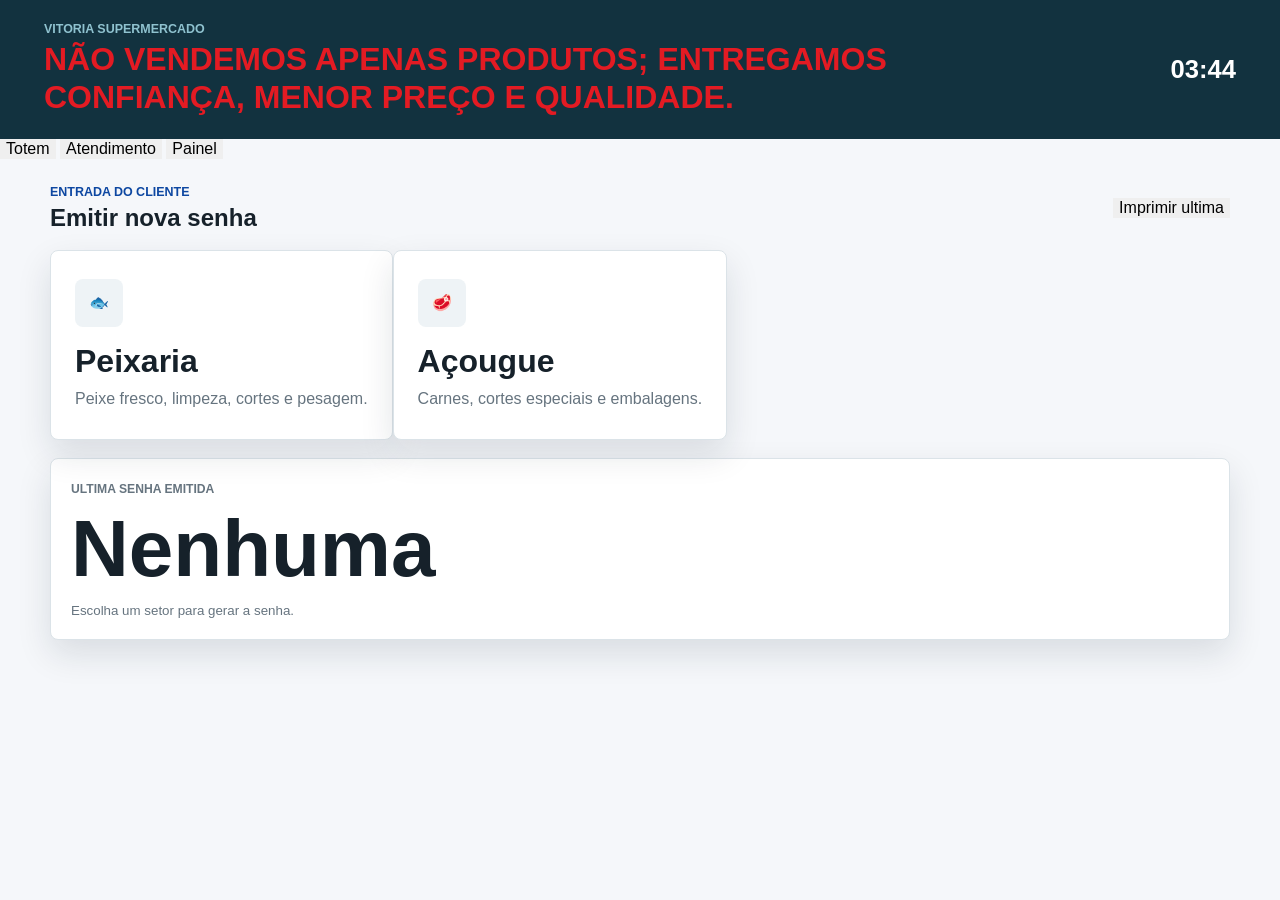
<file: index.html>
﻿<!doctype html>
<html lang="pt-BR">
  <head>
    <meta charset="utf-8">
    <meta http-equiv="refresh" content="0; url=pages/index.html">
    <title>Redirecionando...</title>
  </head>
  <body>Redirecionando...</body>
</html>
</file>
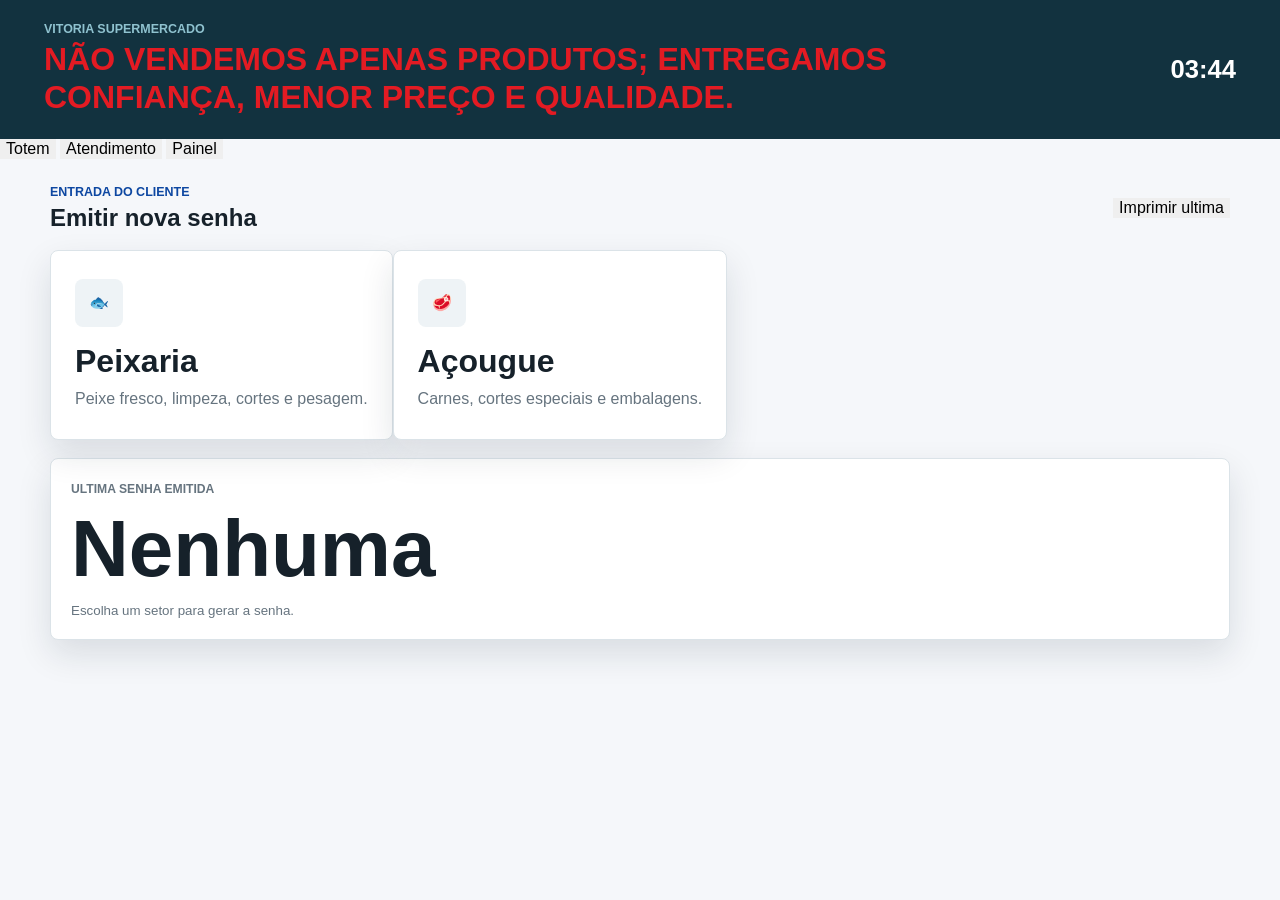
<file: pages/index.html>
﻿<!doctype html>
<html lang="pt-BR">
  <head>
    <meta charset="utf-8">
    <meta name="viewport" content="width=device-width, initial-scale=1">
    <title>NÃO VENDEMOS APENAS PRODUTOS; ENTREGAMOS CONFIANÇA, MENOR PREÇO E QUALIDADE.</title>
    <link rel="stylesheet" href="../css/style.css">
  </head>
  <body>
    <header class="topbar">
      <div>
        <p class="eyebrow">VITORIA SUPERMERCADO</p>
        <h1 class="brand-message">NÃO VENDEMOS APENAS PRODUTOS; ENTREGAMOS CONFIANÇA, MENOR PREÇO E QUALIDADE.</h1>
      </div>
      <div class="clock" id="clock">--:--</div>
    </header>
    <nav class="tabs" aria-label="Areas do sistema">
      <button class="tab active" data-view="totem">Totem</button>
      <button class="tab" data-view="atendimento">Atendimento</button>
      <button class="tab" data-view="painel">Painel</button>
    </nav>
    <main>
      <section class="view active" id="view-totem">
        <div class="section-heading">
          <div>
            <p class="eyebrow">Entrada do cliente</p>
            <h2>Emitir nova senha</h2>
          </div>
          <button class="ghost" id="print-last">Imprimir ultima</button>
        </div>
        <div class="service-grid" id="service-grid"></div>
        <article class="ticket-preview" aria-live="polite">
          <span>Ultima senha emitida</span>
          <strong id="last-ticket">Nenhuma</strong>
          <small id="last-ticket-detail">Escolha um setor para gerar a senha.</small>
        </article>
      </section>
      <section class="view" id="view-atendimento">
        <nav class="subtabs" aria-label="Subareas de atendimento">
          <button class="subtab active" data-subview="operacao">Operação</button>
          <button class="subtab" data-subview="relatorio">Relatório</button>
          <button class="subtab" data-subview="config">Config</button>
        </nav>
        <section class="subview active" id="subview-operacao">
          <div class="section-heading">
            <div>
              <p class="eyebrow">Operacao</p>
              <h2>Chamar e concluir atendimento</h2>
            </div>
            <button class="danger" id="reset-day">Zerar dia</button>
          </div>
          <div class="queue-layout">
            <aside class="counter-panel">
              <label for="counter-name">Guiche ou atendente</label>
              <input id="counter-name" type="text" value="Balcão do açougue" maxlength="28">
              <label for="sector-filter">Setor</label>
              <select id="sector-filter"></select>
              <button class="primary full" id="call-next">Chamar proxima senha</button>
              <button class="secondary full" id="recall-current">Chamar novamente</button>
              <button class="success full" id="finish-current">Finalizar atendimento</button>
              <button class="ghost full" id="skip-current">Pular senha</button>
            </aside>
            <div class="current-card">
              <span>Senha em atendimento</span>
              <strong id="current-ticket">--</strong>
              <p id="current-detail">Nenhuma senha chamada.</p>
            </div>
            <div class="queue-card">
              <div class="card-title">
                <h3>Aguardando</h3>
                <span id="waiting-count">0</span>
              </div>
              <div class="ticket-list" id="waiting-list"></div>
            </div>
          </div>
        </section>
        <section class="subview" id="subview-relatorio">
          <div class="section-heading">
            <div>
              <p class="eyebrow">Resumo do dia</p>
              <h2>Indicadores</h2>
            </div>
            <button class="ghost" id="export-json">Exportar JSON</button>
          </div>
          <div class="metrics" id="metrics"></div>
        </section>
        <section class="subview" id="subview-config">
          <div class="section-heading">
            <div>
              <p class="eyebrow">Preferencias</p>
              <h2>Setores e prioridades</h2>
            </div>
            <button class="primary" id="save-config">Salvar</button>
          </div>
          <div class="config-list" id="config-list"></div>
        </section>
      </section>
      <section class="view" id="view-painel">
        <div class="panel-screen">
          <div class="panel-main">
            <img class="panel-logo" src="../assets/logo-vitoria-super.png" alt="Vitoria Supermercados">
            <span>Senha chamada</span>
            <strong id="panel-ticket">--</strong>
            <p id="panel-sector">Aguardando chamada</p>
            <b id="panel-counter">--</b>
          </div>
          <div class="panel-history">
            <h3>Ultimas chamadas</h3>
            <div id="history-list"></div>
          </div>
        </div>
      </section>
    </main>
    <template id="service-template">
      <button class="service-card">
        <span class="service-prefix"></span>
        <strong class="service-name"></strong>
        <small class="service-description"></small>
      </button>
    </template>
    <script src="../js/app.js"></script>
    <script src="../js/index.js"></script>
  </body>
</html>
</file>
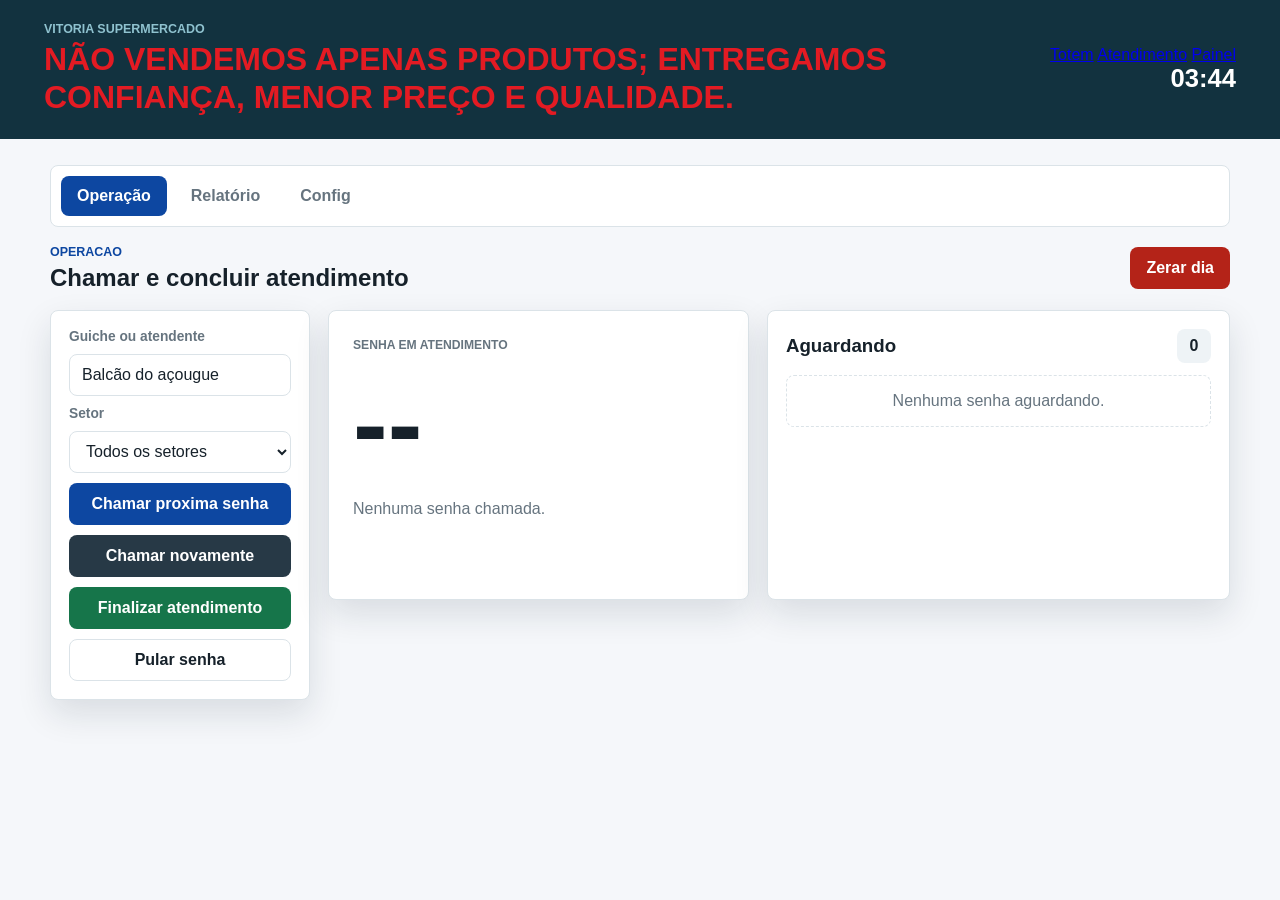
<file: pages/atendimento.html>
﻿<!doctype html>
<html lang="pt-BR">
  <head>
    <meta charset="utf-8">
    <meta name="viewport" content="width=device-width, initial-scale=1">
    <title>Atendimento - Vitoria Supermercado</title>
    <link rel="stylesheet" href="../css/style.css">
    <link rel="stylesheet" href="../css/atendimento.css">
  </head>
  <body data-page="atendimento">
    <header class="topbar">
      <div>
        <p class="eyebrow">VITORIA SUPERMERCADO</p>
        <h1 class="brand-message">NÃO VENDEMOS APENAS PRODUTOS; ENTREGAMOS CONFIANÇA, MENOR PREÇO E QUALIDADE.</h1>
      </div>
      <div class="topbar-actions">
        <nav class="page-nav" aria-label="Páginas do sistema">
          <a class="nav-link" href="totem.html">Totem</a>
          <a class="nav-link active" href="atendimento.html">Atendimento</a>
          <a class="nav-link" href="painel-tv.html">Painel</a>
        </nav>
        <div class="clock" id="clock">--:--</div>
      </div>
    </header>
    <main>
      <section class="view active" id="view-atendimento">
        <nav class="subtabs" aria-label="Subareas de atendimento">
          <button class="subtab active" data-subview="operacao">Operação</button>
          <button class="subtab" data-subview="relatorio">Relatório</button>
          <button class="subtab" data-subview="config">Config</button>
        </nav>
        <section class="subview active" id="subview-operacao">
          <div class="section-heading">
            <div>
              <p class="eyebrow">Operacao</p>
              <h2>Chamar e concluir atendimento</h2>
            </div>
            <button class="danger" id="reset-day">Zerar dia</button>
          </div>
          <div class="queue-layout">
            <aside class="counter-panel">
              <label for="counter-name">Guiche ou atendente</label>
              <input id="counter-name" type="text" value="Balcão do açougue" maxlength="28">
              <label for="sector-filter">Setor</label>
              <select id="sector-filter"></select>
              <button class="primary full" id="call-next">Chamar proxima senha</button>
              <button class="secondary full" id="recall-current">Chamar novamente</button>
              <button class="success full" id="finish-current">Finalizar atendimento</button>
              <button class="ghost full" id="skip-current">Pular senha</button>
            </aside>
            <div class="current-card">
              <span>Senha em atendimento</span>
              <strong id="current-ticket">--</strong>
              <p id="current-detail">Nenhuma senha chamada.</p>
            </div>
            <div class="queue-card">
              <div class="card-title">
                <h3>Aguardando</h3>
                <span id="waiting-count">0</span>
              </div>
              <div class="ticket-list" id="waiting-list"></div>
            </div>
          </div>
        </section>
        <section class="subview" id="subview-relatorio">
          <div class="section-heading">
            <div>
              <p class="eyebrow">Resumo do dia</p>
              <h2>Indicadores</h2>
            </div>
            <button class="ghost" id="export-json">Exportar JSON</button>
          </div>
          <div class="metrics" id="metrics"></div>
        </section>
        <section class="subview" id="subview-config">
          <div class="section-heading">
            <div>
              <p class="eyebrow">Preferencias</p>
              <h2>Setores e prioridades</h2>
            </div>
            <button class="primary" id="save-config">Salvar</button>
          </div>
          <div class="config-list" id="config-list"></div>
        </section>
      </section>
    </main>
    <script src="../js/app.js"></script>
    <script src="../js/atendimento.js"></script>
  </body>
</html>
</file>
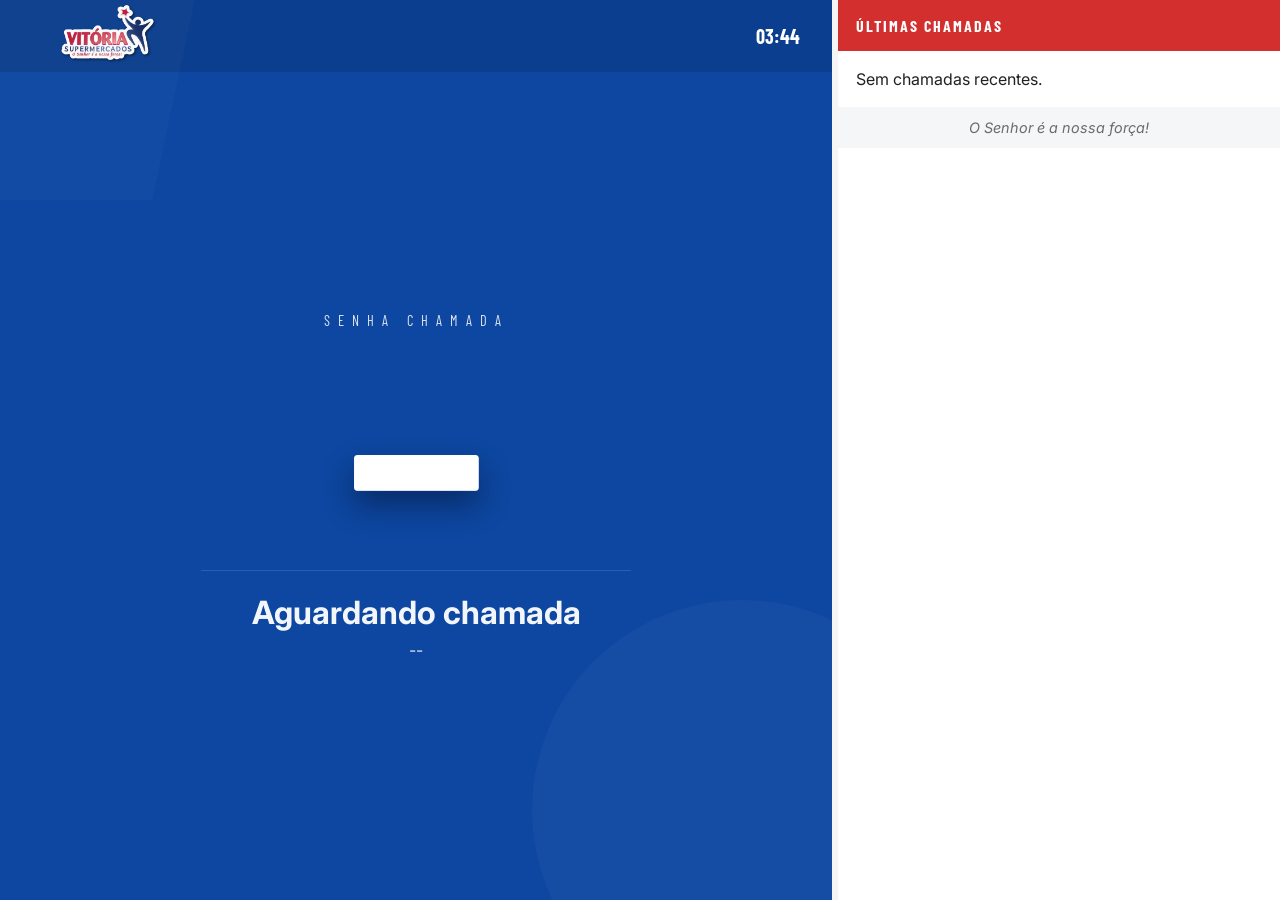
<file: pages/painel-tv.html>
<!doctype html>
<html lang="pt-BR">
  <head>
    <meta charset="utf-8">
    <meta name="viewport" content="width=device-width, initial-scale=1">
    <title>Painel de TV - VITÓRIA SUPERMERCADOS</title>
    <link rel="preconnect" href="https://fonts.gstatic.com" crossorigin>
    <link href="https://fonts.googleapis.com/css2?family=Barlow+Condensed:wght@400;700;900&family=Inter:wght@300;400;600;700&display=swap" rel="stylesheet">
    <link rel="stylesheet" href="../css/painel-tv.css">
  </head>
  <body data-page="painel-tv">
    <main class="tv-panel">
      <section class="tv-left">
        <div class="tv-left-top">
          <div class="brand logo-brand" aria-label="VITÓRIA SUPERMERCADOS"></div>
          <div id="clock" class="clock">--:--</div>
        </div>

        <div class="tv-left-center">
          <div class="label">SENHA CHAMADA</div>
          <div class="ticket-number" id="panel-ticket">--</div>
          <hr class="divider">
          <div class="sector" id="panel-sector">Aguardando chamada</div>
          <div class="counter" id="panel-counter">--</div>
        </div>
      </section>

      <aside class="tv-right">
        <header class="tv-right-header">ÚLTIMAS CHAMADAS</header>
        <div id="history-list" class="history-list">
          <!-- preenchido por js/painel.js -->
        </div>
        <footer class="tv-footer">O Senhor é a nossa força!</footer>
      </aside>
    </main>

    <script src="../js/app.js"></script>
    <script src="../js/painel.js"></script>
  </body>
</html>
</file>
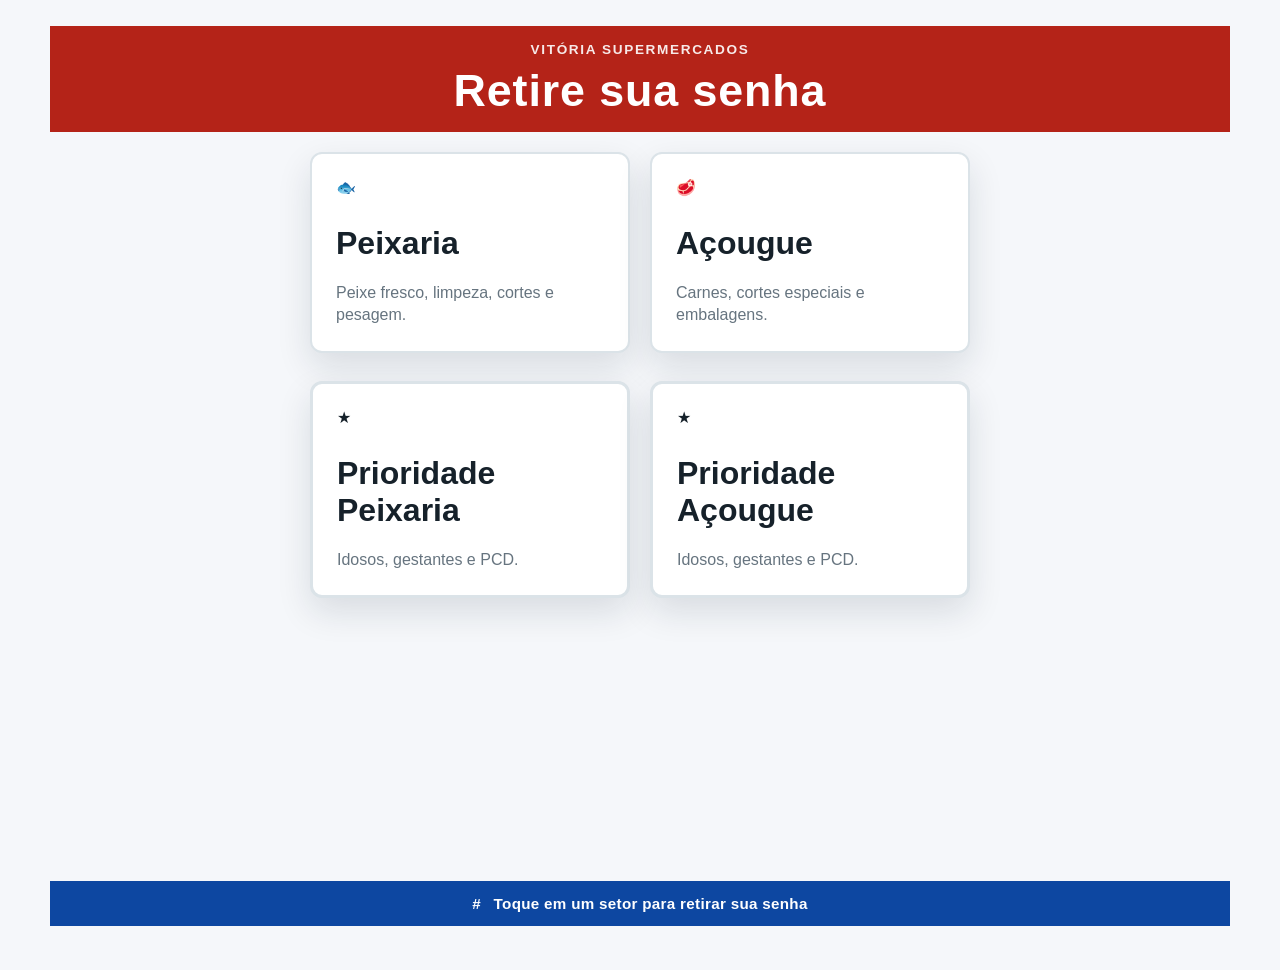
<file: pages/totem.html>
﻿<!doctype html>
<html lang="pt-BR">
  <head>
    <meta charset="utf-8">
    <meta name="viewport" content="width=device-width, initial-scale=1">
    <title>Totem - Vitoria Supermercado</title>
    <link rel="stylesheet" href="../css/style.css">
    <link rel="stylesheet" href="../css/totem.css">
  </head>
  <body data-page="totem">
    <main class="totem-container">
      <header class="totem-header-red">
        <p>VITÓRIA SUPERMERCADOS</p>
        <h1>Retire sua senha</h1>
      </header>

      <section class="view active" id="view-totem">
        <div class="totem-content">
          <section class="service-panel">
            <div class="service-grid" id="service-grid-common"></div>
          </section>

          <section class="service-panel priority-section">
            <div class="service-grid" id="service-grid-priority"></div>
          </section>
        </div>
      </section>

      <section class="view" id="view-confirmation" aria-live="polite">
        <div class="confirmation-card">
          <div class="confirmation-icon">✓</div>
          <p class="confirmation-status">SENHA EMITIDA COM SUCESSO</p>
          <strong id="confirmation-ticket">--</strong>
          <span id="confirmation-sector">Setor</span>
          <p class="confirmation-help">Aguarde ser chamado no balcão</p>
          <button class="confirmation-button" id="new-ticket">Nova senha</button>
        </div>
      </section>

      <footer class="totem-footer">
        <span>#</span> Toque em um setor para retirar sua senha
      </footer>
    </main>

    <script src="../js/app.js"></script>
    <script src="../js/totem.js"></script>
  </body>
</html>
</file>
<file: css/style.css>
﻿:root {
    --bg: #f5f7fa;
    --surface: #ffffff;
    --surface-2: #eef3f6;
    --text: #16212a;
    --muted: #66747f;
    --line: #dbe3e8;
    --brand: #0d47a1;
    --brand-dark: #0a3473;
    --accent: #d04f2f;
    --success: #16754a;
    --danger: #b42318;
    --shadow: 0 14px 34px rgba(17, 36, 48, 0.12);
}

* {
    box-sizing: border-box;
}

body {
    margin: 0;
    min-height: 100vh;
    background: var(--bg);
    color: var(--text);
    font-family: Arial, Helvetica, sans-serif;
}

button,
input,
select {
    font: inherit;
}

button {
    border: 0;
    cursor: pointer;
}

.topbar {
    display: flex;
    align-items: center;
    justify-content: space-between;
    gap: 20px;
    padding: 22px clamp(16px, 4vw, 44px);
    background: #12323f;
    color: #fff;
}

.topbar h1,
.section-heading h2 {
    margin: 0;
}

.topbar h1 {
    max-width: 920px;
    font-size: clamp(1.35rem, 3vw, 2rem);
    line-height: 1.18;
}

.brand-message {
    color: #e31b23;
}

.eyebrow {
    margin: 0 0 5px;
    color: #8fc2cf;
    font-size: 0.78rem;
    font-weight: 700;
    text-transform: uppercase;
}

.clock {
    min-width: 110px;
    text-align: right;
    font-size: 1.6rem;
    font-weight: 700;
}

main {
    width: min(1180px, calc(100% - 28px));
    margin: 26px auto 44px;
}

.view,
.subview {
    display: none;
}

.view.active,
.subview.active {
    display: block;
}

.section-heading {
    display: flex;
    align-items: center;
    justify-content: space-between;
    gap: 16px;
    margin-bottom: 18px;
}

.section-heading .eyebrow {
    color: var(--brand);
}

.service-card {
    min-height: 190px;
    padding: 24px;
    border: 1px solid var(--line);
    border-radius: 8px;
    background: var(--surface);
    color: var(--text);
    text-align: left;
    box-shadow: var(--shadow);
}

.service-prefix {
    display: inline-grid;
    width: 48px;
    height: 48px;
    place-items: center;
    border-radius: 8px;
    background: var(--surface-2);
    color: var(--brand-dark);
    font-weight: 800;
}

.service-name {
    display: block;
    margin: 16px 0 8px;
    font-size: 2rem;
}

.service-description {
    color: var(--muted);
    font-size: 1rem;
    line-height: 1.4;
}

.ticket-preview,
.current-card,
.queue-card,
.counter-panel,
.metric,
.config-row {
    border: 1px solid var(--line);
    border-radius: 8px;
    background: var(--surface);
    box-shadow: var(--shadow);
}

.ticket-preview {
    margin-top: 18px;
    padding: 20px;
}

.ticket-preview span,
.current-card span,
.panel-main span {
    color: var(--muted);
    font-weight: 700;
    text-transform: uppercase;
    font-size: 0.76rem;
}

.ticket-preview strong {
    display: block;
    margin: 6px 0;
    font-size: clamp(2.5rem, 9vw, 5rem);
}

.ticket-preview small,
.current-card p {
    color: var(--muted);
}

.empty {
    padding: 16px;
    border: 1px dashed var(--line);
    border-radius: 8px;
    color: var(--muted);
    text-align: center;
}

@media (max-width: 920px) {
    .topbar {
        align-items: flex-start;
        flex-direction: column;
    }

    .clock {
        text-align: left;
    }
}
</file>
<file: css/atendimento.css>
﻿.tabs {
    display: flex;
    gap: 8px;
    padding: 12px clamp(16px, 4vw, 44px);
    background: var(--surface);
    border-bottom: 1px solid var(--line);
}

.tab,
.subtab {
    min-height: 40px;
    padding: 0 16px;
    border-radius: 8px;
    background: transparent;
    color: var(--muted);
    font-weight: 700;
    white-space: nowrap;
}

.tab.active,
.subtab.active {
    background: var(--brand);
    color: #fff;
}

.subtabs {
    display: flex;
    gap: 8px;
    margin-bottom: 18px;
    padding: 10px;
    border: 1px solid var(--line);
    border-radius: 8px;
    background: var(--surface);
    overflow-x: auto;
}

.service-grid {
    display: grid;
    grid-template-columns: repeat(3, minmax(0, 1fr));
    gap: 18px;
}

.queue-layout {
    display: grid;
    grid-template-columns: 260px 1fr 1.1fr;
    gap: 18px;
    align-items: start;
}

.counter-panel {
    display: grid;
    gap: 10px;
    padding: 18px;
}

label {
    color: var(--muted);
    font-size: 0.86rem;
    font-weight: 700;
}

input,
select {
    width: 100%;
    min-height: 42px;
    padding: 0 12px;
    border: 1px solid var(--line);
    border-radius: 8px;
    background: #fff;
    color: var(--text);
}

.primary,
.secondary,
.success,
.danger,
.ghost {
    min-height: 42px;
    padding: 0 16px;
    border-radius: 8px;
    font-weight: 800;
}

.primary {
    background: var(--brand);
    color: #fff;
}

.secondary {
    background: #273946;
    color: #fff;
}

.success {
    background: var(--success);
    color: #fff;
}

.danger {
    background: var(--danger);
    color: #fff;
}

.ghost {
    border: 1px solid var(--line);
    background: var(--surface);
    color: var(--text);
}

.full {
    width: 100%;
}

.current-card {
    min-height: 290px;
    padding: 24px;
}

.current-card strong {
    display: block;
    margin: 12px 0;
    font-size: clamp(3rem, 9vw, 6.5rem);
}

.queue-card {
    min-height: 290px;
    padding: 18px;
}

.card-title {
    display: flex;
    justify-content: space-between;
    align-items: center;
    gap: 14px;
    margin-bottom: 12px;
}

.card-title h3 {
    margin: 0;
}

.card-title span {
    display: inline-grid;
    min-width: 34px;
    height: 34px;
    place-items: center;
    border-radius: 8px;
    background: var(--surface-2);
    font-weight: 800;
}

.ticket-list {
    display: grid;
    gap: 10px;
}

.ticket-item {
    display: grid;
    grid-template-columns: 90px 1fr auto;
    gap: 10px;
    align-items: center;
    padding: 12px;
    border-radius: 8px;
    background: var(--surface-2);
}

.ticket-item strong {
    font-size: 1.35rem;
}

.ticket-item span {
    color: var(--muted);
}

.metrics {
    display: grid;
    grid-template-columns: repeat(auto-fit, minmax(170px, 1fr));
    gap: 16px;
}

.metric {
    padding: 18px;
}

.metric span {
    color: var(--muted);
    font-weight: 700;
}

.metric strong {
    display: block;
    margin-top: 8px;
    font-size: 2.2rem;
}

.config-list {
    display: grid;
    gap: 12px;
}

.config-row {
    display: grid;
    grid-template-columns: 1fr 110px 1fr;
    gap: 12px;
    align-items: end;
    padding: 16px;
}

@media (max-width: 920px) {
    .service-grid,
    .queue-layout,
    .metrics,
    .config-row {
        grid-template-columns: 1fr;
    }

    .section-heading {
        align-items: stretch;
        flex-direction: column;
    }

    .ticket-item {
        grid-template-columns: 1fr;
    }
}
</file>
<file: css/painel-tv.css>
:root{
  --red: #D32F2F;
  --blue: #0D47A1;
  --white: #FFFFFF;
  --text-dark: #212121;
}

*{
  box-sizing:border-box
}

html,body{
  height:100%;margin:0
}

body{
  font-family:Inter, Arial, sans-serif;
  background:var(--white);
  color:var(--text-dark)
}

.tv-panel{
  display:grid;
  grid-template-columns:65% 35%;
  min-height:100vh
}

/* LEFT */
.tv-left{
  background:var(--blue);
  color:var(--white)
  ;position:relative
  ;overflow:hidden;
  display:flex;
  flex-direction:column
}

.tv-left-top{
  display:flex;
  justify-content:space-between;
  align-items:center;
  padding:0 32px;
  background:rgba(0,0,0,0.12);
  height:72px;
}

.tv-left-top .brand{
  width:280px;
  height:80px;
  background:url('../assets/logo-vitoria-super.png') center left/contain no-repeat;
  display:block
}

.tv-left-top .clock{
  font-family:'Barlow Condensed', sans-serif;
  font-weight:700;
  font-size:1.25rem
}

.tv-left-center{
  flex:1;
  display:flex;
  flex-direction:column;
  align-items:center;
  justify-content:center;
  padding:40px 32px;
  text-align:center
}

.tv-left-center .label{
  font-family:'Barlow Condensed',sans-serif;
  letter-spacing:8px;
  opacity:0.85;
  font-size:0.9rem;
  margin-bottom:18px
}

.ticket-number{
  font-family:'Barlow Condensed',sans-serif;
  font-size:14rem;
  line-height:0.9;
  font-weight:900;
  color:var(--white);
  text-shadow:0 14px 30px rgba(0,8,30,0.45);
  margin:0
}
.divider{
  width:56%;
  border:0;
  height:1px;
  background:rgba(255,255,255,0.12);
  margin:22px auto
}
.sector{
  font-size:2rem;
  font-weight:700;
  opacity:0.95;
  color:var(--white)
}
.counter{
  font-size:1rem;
  opacity:0.85;
  margin-top:8px
}

/* shapes decorativos */
.tv-left::before{
  content:"";
  position:absolute;
  right:-120px;
  bottom:-120px;
  width:420px;
  height:420px;
  background:rgba(255,255,255,0.03);
  border-radius:50%
}

.tv-left::after{
  content:"";
  position:absolute;
  left:-80px;
  top:-60px;
  width:260px;
  height:260px;
  background:rgba(255,255,255,0.02);
  transform:skewX(-12deg)
}

/* RIGHT */
.tv-right{
  background:var(--white);
  display:flex;
  flex-direction:column;
  border-left:6px solid rgba(0,0,0,0.04)
}

.tv-right-header{
  background:var(--red);
  color:var(--white);
  font-family:'Barlow Condensed',sans-serif;
  padding:16px 18px;
  font-weight:700;
  letter-spacing:2px;
  text-transform:uppercase
}
.history-list{
  padding:18px;
  overflow:auto;
  display:flex;
  flex-direction:column;
  gap:14px
}

/* cards */
.ticket-item{
  display:flex;
  flex-direction:column;
  padding:18px;
  border-radius:10px;
  background:#fafafa;
  position:relative;
  box-shadow:0 6px 16px rgba(17,36,48,0.06);
  border-left:6px solid rgba(0,0,0,0.06)
}

.ticket-item strong{
  font-family:'Barlow Condensed',sans-serif;
  font-size:2rem;
  color:var(--blue);
  font-weight:900
}

.ticket-item span{
  margin-top:6px;
  color:var(--red);
  font-weight:700
}
.ticket-item small{
  position:absolute;
  right:12px;
  bottom:8px;
  color:var(--blue);
  font-size:0.85rem
}

/* mais novo */
.history-list .ticket-item:first-child{
  background:rgba(13,71,161,0.12);
  border-left:10px solid var(--blue)
}

.history-list .ticket-item:first-child strong{
  color:var(--blue);
  font-size:2.4rem
}

.history-list .ticket-item:nth-child(n+2){
  background:#fafafa;
  opacity:1
}

.tv-footer{padding:12px;
  text-align:center;
  background:#f5f6f7;
  color:#6b6b6b;
  font-style:italic;
  font-size:0.9rem
}

@media (max-width:920px){
  .tv-panel{grid-template-columns:1fr}
  .ticket-number{font-size:8rem}
}
</file>
<file: css/totem.css>
﻿/* Bloco: layout principal do totem */
.totem-container {
  display: flex;
  flex-direction: column;
  min-height: 100vh;
}

.totem-header-red {
  padding: 16px 20px;
  background: var(--danger);
  color: #fff;
  text-align: center;
}

.totem-header-red p {
  margin: 0;
  font-size: 0.85rem;
  font-weight: 700;
  letter-spacing: 0.12em;
  opacity: 0.9;
}

.totem-header-red h1 {
  margin: 8px 0 0;
  font-size: clamp(2rem, 5vw, 2.8rem);
  font-weight: 800;
  letter-spacing: 0.02em;
}

.totem-content {
  flex: 1;
  display: flex;
  flex-direction: column;
  gap: 20px;
  align-items: center;
  padding: 20px;
}

.service-panel {
  width: 100%;
}

.priority-section {
  margin-top: 8px;
}

/* Bloco: estilo dos botoes de setor */
.service-grid {
  display: flex;
  flex-wrap: wrap;
  justify-content: center;
  gap: 20px;
}

.service-card {
  display: grid;
  gap: 12px;
  align-items: start;
  width: min(100%, 320px);
  padding: 24px;
  border: 2px solid var(--line);
  border-radius: 12px;
  background: var(--surface);
  color: var(--text);
  text-align: left;
  box-shadow: var(--shadow);
}

.priority-card {
  border-width: 3px;
}

/* Bloco: rodape e confirmacao */
.totem-footer {
  padding: 14px 20px;
  background: var(--brand);
  color: #fff;
  text-align: center;
  font-size: 0.95rem;
  font-weight: 600;
  letter-spacing: 0.02em;
}

.totem-footer span {
  margin-right: 8px;
  font-weight: 800;
}

.confirmation-card {
  display: grid;
  justify-items: center;
  gap: 16px;
  max-width: 500px;
  margin: auto;
  padding: 48px 24px;
  border-radius: 16px;
  background: var(--surface);
  box-shadow: var(--shadow);
  text-align: center;
}

#view-confirmation {
  padding: 20px;
}

.confirmation-icon {
  display: grid;
  place-items: center;
  width: 92px;
  height: 92px;
  border-radius: 50%;
  border: 3px solid var(--brand);
  color: var(--brand);
  font-size: 3rem;
  font-weight: 800;
}

.confirmation-status {
  margin: 0;
  color: var(--muted);
  font-size: 0.95rem;
  font-weight: 800;
  letter-spacing: 0.14em;
}

.confirmation-card strong {
  font-size: clamp(3.5rem, 10vw, 5.8rem);
  color: var(--brand);
  line-height: 1;
}

.confirmation-card span {
  color: var(--text);
  font-size: 1.2rem;
  font-weight: 700;
}

.confirmation-help {
  margin: 0;
  color: var(--muted);
  font-size: 1rem;
}

.confirmation-button {
  width: min(280px, 100%);
  min-height: 52px;
  margin-top: 12px;
  border-radius: 999px;
  background: var(--danger);
  color: #fff;
  font-size: 1rem;
  font-weight: 800;
  text-transform: uppercase;
}

#view-totem.active {
  display: flex;
  flex: 1;
  justify-content: center;
  padding: 0;
}

#view-confirmation.active {
  display: flex;
  flex: 1;
  align-items: center;
  justify-content: center;
  padding: 20px;
}
</file>
